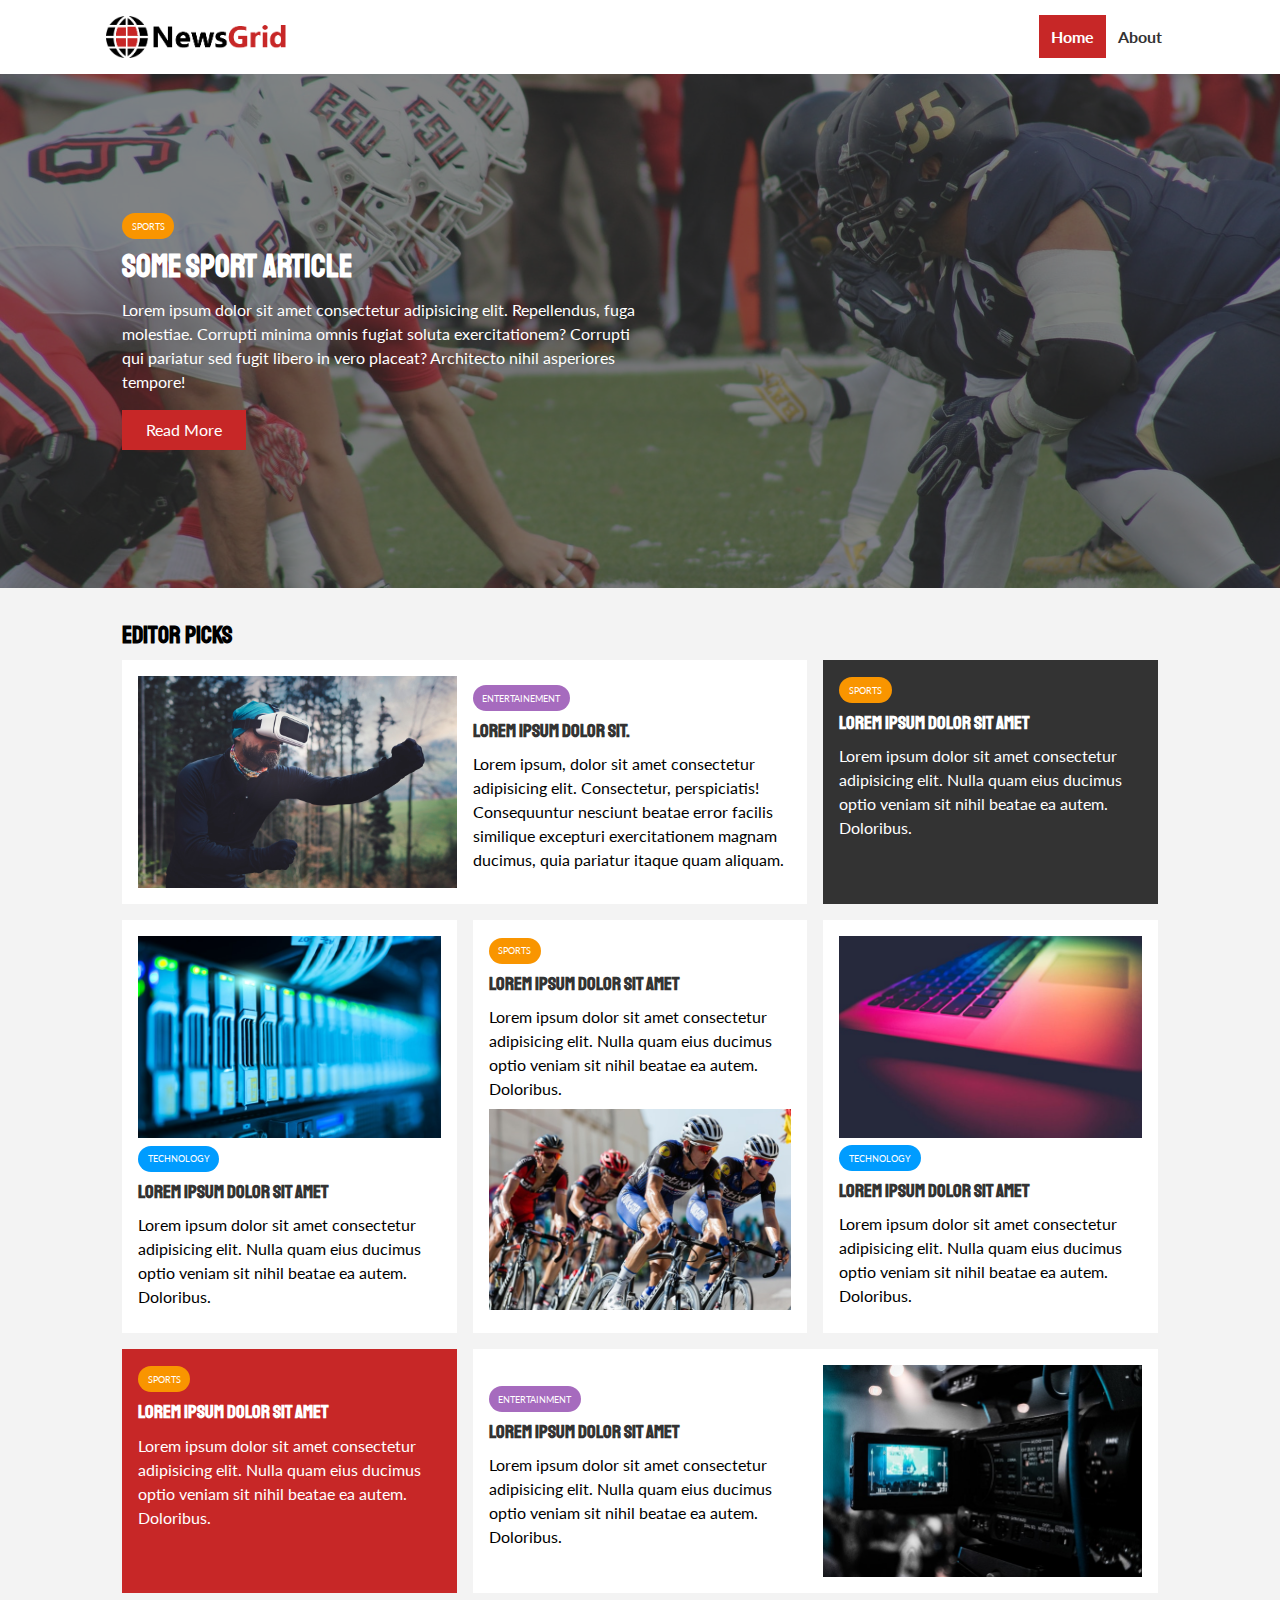
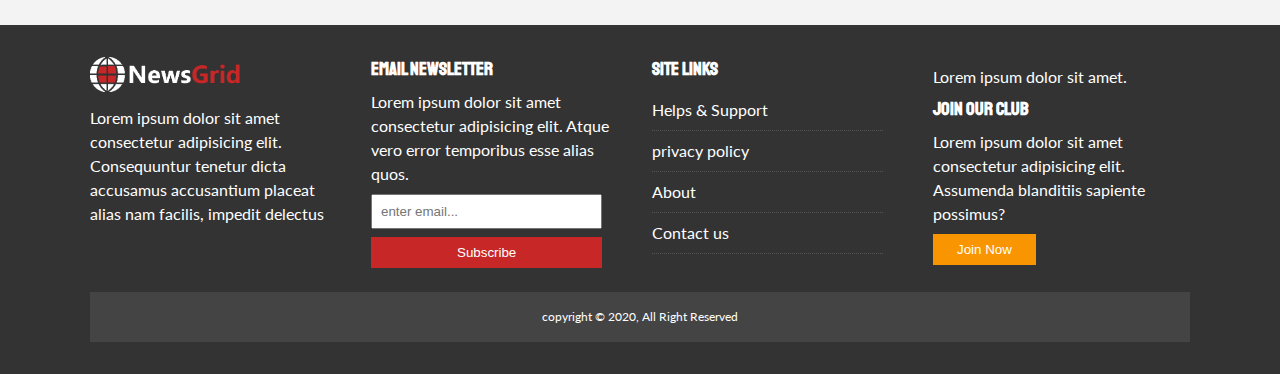
<file: index.html>
<!DOCTYPE html>
<html lang="en">

<head>
    <meta charset="UTF-8">
    <meta name="viewport" content="width=device-width, initial-scale=1.0">
    <link rel="stylesheet" href="https://use.fontawesome.com/releases/v5.6.1/css/all.css"
        integrity="sha384-gfdkjb5BdAXd+lj+gudLWI+BXq4IuLW5IT+brZEZsLFm++aCMlF1V92rMkPaX4PP" crossorigin="anonymous">
    <title>NewsGrid | Later News</title>
    <link rel="preconnect" href="https://fonts.gstatic.com">
    <link rel="preconnect" href="https://fonts.gstatic.com">
    <link href="https://fonts.googleapis.com/css?family=Lato|Staatliches" rel="stylesheet">
    <link rel="stylesheet" href="css/style.css">
    <link rel="stylesheet" href="css/mobile.css" media="screen and (max-width:768px)">
    <link rel="icon" type="image/png" sizes="32x32" href="favicon-32x32.png">
</head>

<body>
    <nav id="main-nav">
        <div class="container">
            <img src="img/logo.png" alt="NewsGrid" class="logo">
            <div class="social">
                <a href="http://facebook.com"><i class="fab fa-facebook fa-2x" target="_blank"></i></a>
                <a href="http://twitter.com"><i class="fab fa-twitter fa-2x" target="_blank"></i></a>
                <a href="http://instagram.com"><i class="fab fa-instagram fa-2x" target="_blank"></i></a>
                <a href="http://youtube.com"><i class="fab fa-youtube fa-2x" target="_blank"></i></a>
            </div>
            <ul>
                <li><a class="current" href="index.html">Home</a></li>
                <li><a href="about.html">About</a></li>
            </ul>
        </div>
    </nav>

    <header id="showcase">
        <div class="container">
            <div class="showcase-container">
                <div class="showcase-content">
                    <div class="category category-sports">Sports</div>
                    <h1>Some Sport Article</h1>
                    <p>Lorem ipsum dolor sit amet consectetur adipisicing elit. Repellendus, fuga molestiae. Corrupti
                        minima omnis fugiat soluta exercitationem? Corrupti qui pariatur sed fugit libero in vero
                        placeat? Architecto nihil asperiores tempore!</p>
                    <a href="article.html" class="btn btn-primary">Read More </a>
                </div>
            </div>
        </div>
    </header>
    <!-- Section Article  -->
    <section id="home-articles" class="py-2">
        <div class="container">
            <h2>Editor Picks</h2>
            <div class="articles-container">
                <article class="card">
                    <img src="img/articles//ent1.jpg" alt="">
                    <div>
                        <div class="category category-ent">Entertainement</div>
                        <h3>
                            <a href="article.html">Lorem ipsum dolor sit.</a>
                        </h3>
                        <p>Lorem ipsum, dolor sit amet consectetur adipisicing elit. Consectetur, perspiciatis!
                            Consequuntur nesciunt beatae error facilis similique excepturi exercitationem magnam
                            ducimus, quia pariatur itaque quam aliquam.</p>
                    </div>
                </article>
                <article class="card bg-dark">
                    <div class="category category-sports">Sports</div>
                    <h3>
                        <a href="article.html">Lorem ipsum dolor sit amet</a>
                    </h3>
                    <p>Lorem ipsum dolor sit amet consectetur adipisicing elit. Nulla quam eius ducimus optio veniam sit
                        nihil beatae ea autem. Doloribus.</p>
                </article>
                <article class="card">
                    <img src="img/articles/tech1.jpg" alt="">
                    <div class="category category-tech">Technology</div>
                    <h3>
                        <a href="article.html">Lorem ipsum dolor sit amet</a>
                    </h3>
                    <p>Lorem ipsum dolor sit amet consectetur adipisicing elit. Nulla quam eius ducimus optio veniam sit
                        nihil beatae ea autem. Doloribus.</p>
                </article>
                <article class="card">
                    <div class="category category-sports">Sports</div>
                    <h3>
                        <a href="article.html">Lorem ipsum dolor sit amet</a>
                    </h3>
                    <p>Lorem ipsum dolor sit amet consectetur adipisicing elit. Nulla quam eius ducimus optio veniam sit
                        nihil beatae ea autem. Doloribus.</p>
                    <img src="img/articles/sports1.jpg" alt="">
                </article>
                <article class="card">
                    <img src="img/articles/tech2.jpg" alt="">
                    <div class="category category-tech">Technology</div>
                    <h3>
                        <a href="article.html">Lorem ipsum dolor sit amet</a>
                    </h3>
                    <p>Lorem ipsum dolor sit amet consectetur adipisicing elit. Nulla quam eius ducimus optio veniam sit
                        nihil beatae ea autem. Doloribus.</p>
                </article>
                <article class="card bg-primary">
                    <div class="category category-sports">Sports</div>
                    <h3>
                        <a href="article.html">Lorem ipsum dolor sit amet</a>
                    </h3>
                    <p>Lorem ipsum dolor sit amet consectetur adipisicing elit. Nulla quam eius ducimus optio veniam sit
                        nihil beatae ea autem. Doloribus.</p>
                </article>
                <article class="card">
                    <div>
                        <div class="category category-ent">Entertainment</div>
                        <h3>
                            <a href="article.html">Lorem ipsum dolor sit amet</a>
                        </h3>
                        <p>Lorem ipsum dolor sit amet consectetur adipisicing elit. Nulla quam eius ducimus optio veniam
                            sit nihil beatae ea autem. Doloribus.</p>
                    </div>
                    <img src="img/articles/ent2.jpg" alt="">
                </article>
            </div>
        </div>
    </section>
    <!-- Footer -->
    <div id="main-footer">
        <div class="container footer-container py-2">
            <div>
                <img src="img/logo_light.png" alt="">
                <p>Lorem ipsum dolor sit amet consectetur adipisicing elit. Consequuntur tenetur dicta accusamus
                    accusantium placeat alias nam facilis, impedit delectus </p>
            </div>

            <div>
                <h3>EMAIL NEWSLETTER</h3>
                <p>Lorem ipsum dolor sit amet consectetur adipisicing elit. Atque vero error temporibus esse alias quos.
                </p>
                <form name="contact" method="POST" action="" data-netlify="true">
                    <input type="email" name="email" placeholder="enter email..." />
                    <input type="submit" value="Subscribe" class="btn btn-primary">
                </form>
            </div>
            <div>
                <h3>SITE LINKS</h3>
                <ul class="list">
                    <li> <a href=""> Helps & Support</a></li>
                    <li> <a href="">privacy policy</a> </li>
                    <li><a href="">About</a> </li>
                    <li> <a href="">Contact us </a> </li>
                </ul>
            </div>
            <div>
                <p>Lorem ipsum dolor sit amet.</p>
                <h3>JOIN OUR CLUB</h3>
                <p>Lorem ipsum dolor sit amet consectetur adipisicing elit. Assumenda blanditiis sapiente possimus?</p>
                <input type="button" value="Join Now" class="btn btn-secondary">
            </div>
            <div>
                <p>copyright &copy 2020, All Right Reserved </p>
            </div>
        </div>
    </div>
</body>

</html>




















































<div class="">


</div>
</file>
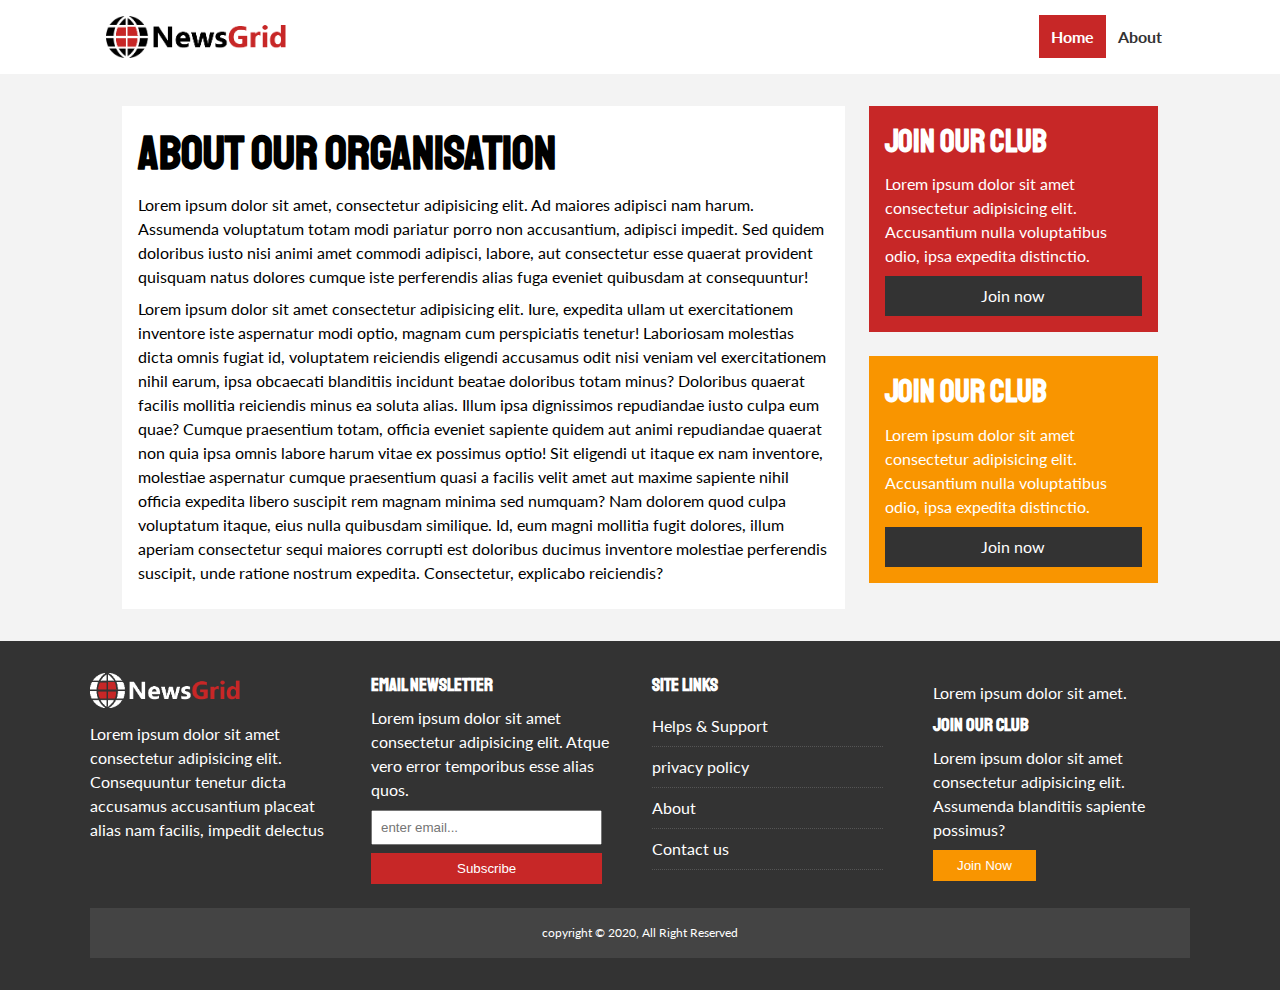
<file: about.html>
<!DOCTYPE html>
<html lang="en">

<head>
    <meta charset="UTF-8">
    <meta name="viewport" content="width=device-width, initial-scale=1.0">
    <link rel="stylesheet" href="https://use.fontawesome.com/releases/v5.6.1/css/all.css"
        integrity="sha384-gfdkjb5BdAXd+lj+gudLWI+BXq4IuLW5IT+brZEZsLFm++aCMlF1V92rMkPaX4PP" crossorigin="anonymous">
    <title>NewsGrid | Later News</title>
    <link rel="preconnect" href="https://fonts.gstatic.com">
    <link rel="preconnect" href="https://fonts.gstatic.com">
    <link href="https://fonts.googleapis.com/css?family=Lato|Staatliches" rel="stylesheet">
    <link rel="stylesheet" href="css/style.css">
    <link rel="stylesheet" href="css/mobile.css" media="screen and (max-width:768px)">
    <link rel="icon" type="image/png" sizes="32x32" href="favicon-32x32.png">
</head>

<body>
    <nav id="main-nav">
        <div class="container">
            <img src="img/logo.png" alt="NewsGrid" class="logo">
            <div class="social">
                <a href="http://facebook.com"><i class="fab fa-facebook fa-2x" target="_blank"></i></a>
                <a href="http://twitter.com"><i class="fab fa-twitter fa-2x" target="_blank"></i></a>
                <a href="http://instagram.com"><i class="fab fa-instagram fa-2x" target="_blank"></i></a>
                <a href="http://youtube.com"><i class="fab fa-youtube fa-2x" target="_blank"></i></a>
            </div>
            <ul>
                <li><a class="current" href="index.html">Home</a></li>
                <li><a href="about.html">About</a></li>

            </ul>
        </div>
    </nav>
    <section id="about">
        <div class="container">
            <div class="page-container">
                <article class="card">
                    <h1 class="l-heading">About our organisation</h1>
                    <p>Lorem ipsum dolor sit amet, consectetur adipisicing elit. Ad maiores adipisci nam harum.
                        Assumenda voluptatum totam modi pariatur porro non accusantium, adipisci impedit. Sed quidem
                        doloribus iusto nisi animi amet commodi adipisci, labore, aut consectetur esse quaerat provident
                        quisquam natus dolores cumque iste perferendis alias fuga eveniet quibusdam at consequuntur!</p>
                    <p>Lorem ipsum dolor sit amet consectetur adipisicing elit. Iure, expedita ullam ut exercitationem
                        inventore iste aspernatur modi optio, magnam cum perspiciatis tenetur! Laboriosam molestias
                        dicta omnis fugiat id, voluptatem reiciendis eligendi accusamus odit nisi veniam vel
                        exercitationem nihil earum, ipsa obcaecati blanditiis incidunt beatae doloribus totam minus?
                        Doloribus quaerat facilis mollitia reiciendis minus ea soluta alias. Illum ipsa dignissimos
                        repudiandae iusto culpa eum quae? Cumque praesentium totam, officia eveniet sapiente quidem aut
                        animi repudiandae quaerat non quia ipsa omnis labore harum vitae ex possimus optio! Sit eligendi
                        ut itaque ex nam inventore, molestiae aspernatur cumque praesentium quasi a facilis velit amet
                        aut maxime sapiente nihil officia expedita libero suscipit rem magnam minima sed numquam? Nam
                        dolorem quod culpa voluptatum itaque, eius nulla quibusdam similique. Id, eum magni mollitia
                        fugit dolores, illum aperiam consectetur sequi maiores corrupti est doloribus ducimus inventore
                        molestiae perferendis suscipit, unde ratione nostrum expedita. Consectetur, explicabo
                        reiciendis?</p>
                </article>
                <aside class="card bg-primary">
                    <h1>Join Our club </h1>
                    <p>Lorem ipsum dolor sit amet consectetur adipisicing elit. Accusantium nulla voluptatibus odio,
                        ipsa expedita distinctio.</p>
                    <a href="#" class="btn btn-dark btn-block">Join now </a>
                </aside>
                <aside class="card bg-secondary">
                    <h1>Join Our club </h1>
                    <p>Lorem ipsum dolor sit amet consectetur adipisicing elit. Accusantium nulla voluptatibus odio,
                        ipsa expedita distinctio.</p>
                    <a href="#" class="btn btn-dark btn-block">Join now </a>
                </aside>
            </div>
        </div>
    </section>

    <!-- Footer -->
    <div id="main-footer">
        <div class="container footer-container py-2">
            <div>
                <img src="img/logo_light.png" alt="">
                <p>Lorem ipsum dolor sit amet consectetur adipisicing elit. Consequuntur tenetur dicta accusamus
                    accusantium placeat alias nam facilis, impedit delectus </p>
            </div>

            <div>
                <h3>EMAIL NEWSLETTER</h3>
                <p>Lorem ipsum dolor sit amet consectetur adipisicing elit. Atque vero error temporibus esse alias quos.
                </p>
                <form action="">
                    <input type="email" placeholder="enter email..." />
                    <input type="submit" value="Subscribe" class="btn btn-primary">
                </form>
            </div>
            <div>
                <h3>SITE LINKS</h3>
                <ul class="list">
                    <li> <a href=""> Helps & Support</a></li>
                    <li> <a href="">privacy policy</a> </li>
                    <li><a href="">About</a> </li>
                    <li> <a href="">Contact us </a> </li>
                </ul>
            </div>
            <div>
                <p>Lorem ipsum dolor sit amet.</p>
                <h3>JOIN OUR CLUB</h3>
                <p>Lorem ipsum dolor sit amet consectetur adipisicing elit. Assumenda blanditiis sapiente possimus?</p>
                <input type="button" value="Join Now" class="btn btn-secondary">
            </div>
            <div>
                <p>copyright &copy 2020, All Right Reserved </p>
            </div>
        </div>
    </div>
</body>

</html>




















































<div class="">


</div>
</file>
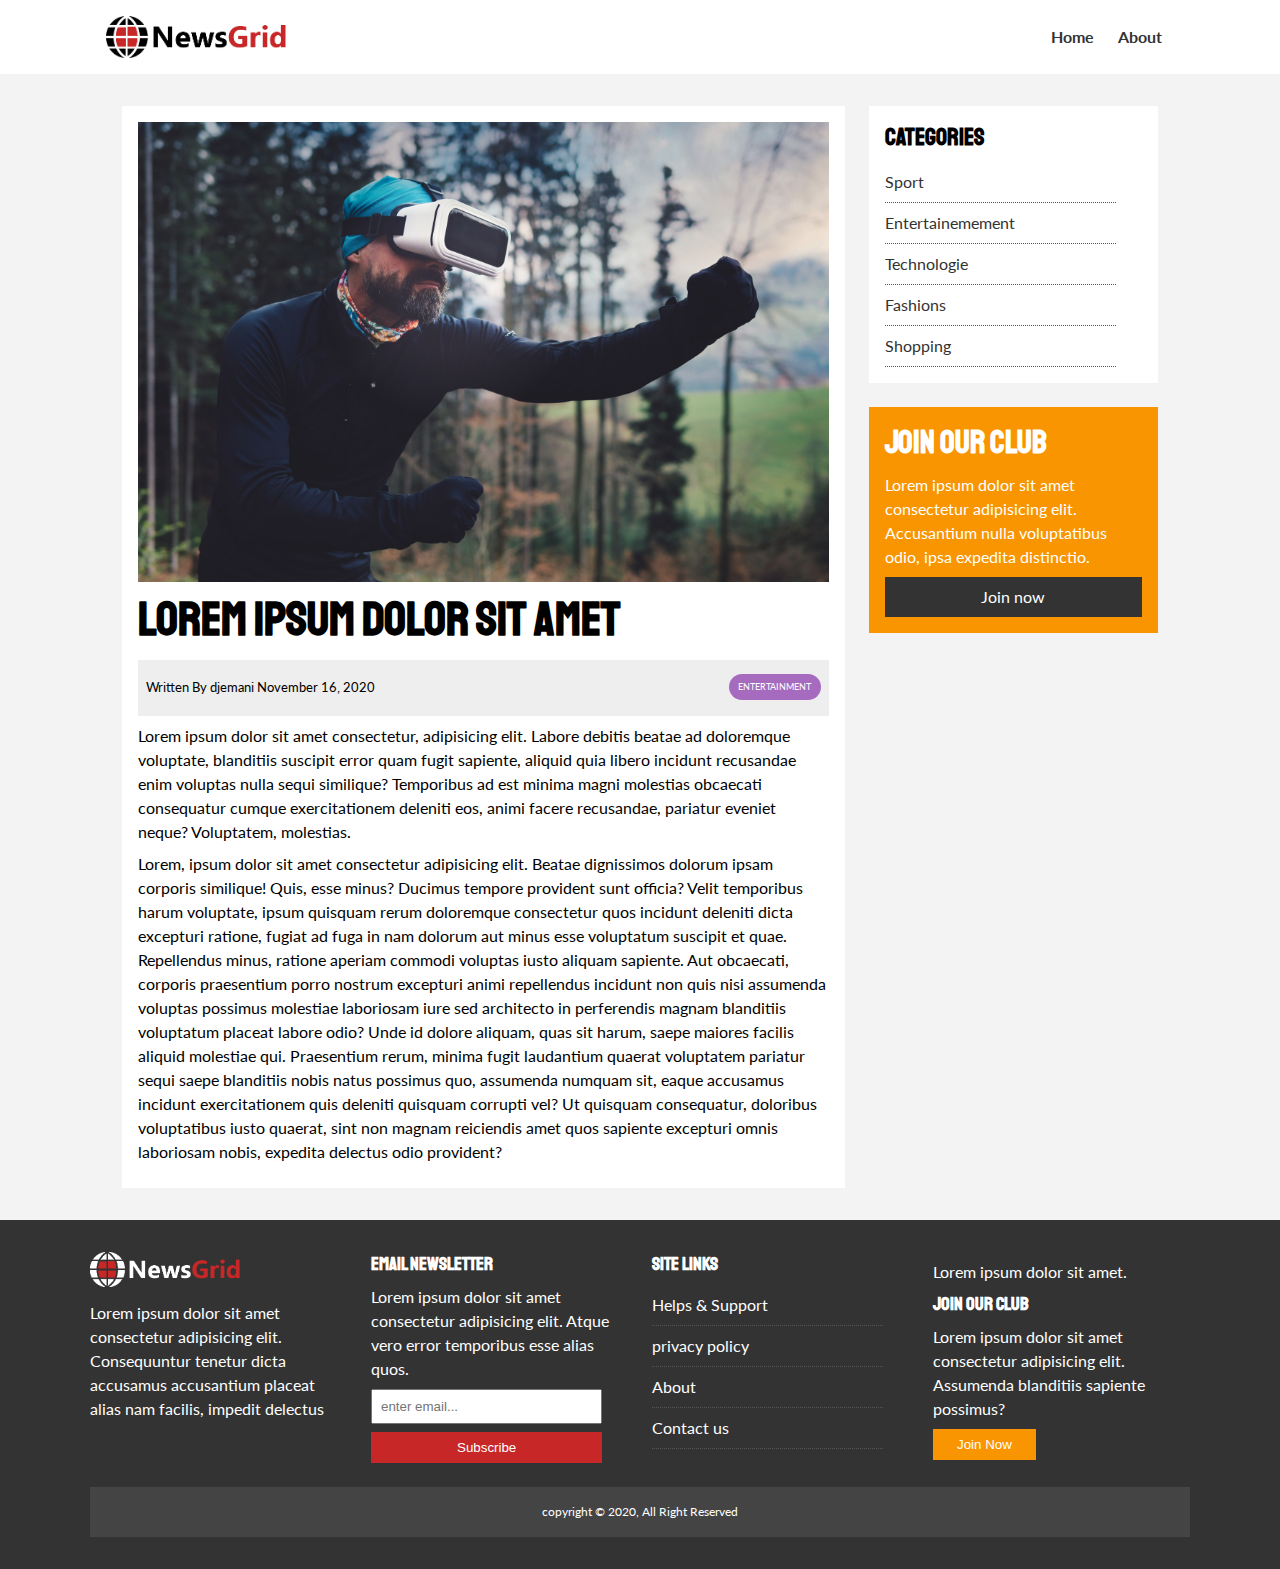
<file: article.html>
<!DOCTYPE html>
<html lang="en">

<head>
    <meta charset="UTF-8">
    <meta name="viewport" content="width=device-width, initial-scale=1.0">
    <link rel="stylesheet" href="https://use.fontawesome.com/releases/v5.6.1/css/all.css"
        integrity="sha384-gfdkjb5BdAXd+lj+gudLWI+BXq4IuLW5IT+brZEZsLFm++aCMlF1V92rMkPaX4PP" crossorigin="anonymous">
    <title>NewsGrid | Later News</title>
    <link rel="preconnect" href="https://fonts.gstatic.com">
    <link rel="preconnect" href="https://fonts.gstatic.com">
    <link href="https://fonts.googleapis.com/css?family=Lato|Staatliches" rel="stylesheet">
    <link rel="stylesheet" href="css/style.css">
    <link rel="stylesheet" href="css/mobile.css" media="screen and (max-width:768px)">
    <link rel="icon" type="image/png" sizes="32x32" href="favicon-32x32.png">
</head>

<body>
    <nav id="main-nav">
        <div class="container">
            <img src="img/logo.png" alt="NewsGrid" class="logo">
            <div class="social">
                <a href="http://facebook.com"><i class="fab fa-facebook fa-2x" target="_blank"></i></a>
                <a href="http://twitter.com"><i class="fab fa-twitter fa-2x" target="_blank"></i></a>
                <a href="http://instagram.com"><i class="fab fa-instagram fa-2x" target="_blank"></i></a>
                <a href="http://youtube.com"><i class="fab fa-youtube fa-2x" target="_blank"></i></a>
            </div>
            <ul>
                <li><a href="index.html">Home</a></li>
                <li><a href="about.html">About</a></li>

            </ul>
        </div>
    </nav>
    <section id="article">
        <div class="container">
            <div class="page-container">
                <article class="card">
                    <img src="img/articles/ent1.jpg" alt="">
                    <h1 class="l-heading">Lorem ipsum dolor sit amet</h1>
                    <div class="meta">
                        <small>
                            <i class="fas fa-user"></i> Written By djemani November 16, 2020
                        </small>
                        <div class="category category-ent">Entertainment</div>
                    </div>
                    <p>Lorem ipsum dolor sit amet consectetur, adipisicing elit. Labore debitis beatae ad doloremque
                        voluptate, blanditiis suscipit error quam fugit sapiente, aliquid quia libero incidunt
                        recusandae enim voluptas nulla sequi similique? Temporibus ad est minima magni molestias
                        obcaecati consequatur cumque exercitationem deleniti eos, animi facere recusandae, pariatur
                        eveniet neque? Voluptatem, molestias.</p>
                    <p>Lorem, ipsum dolor sit amet consectetur adipisicing elit. Beatae dignissimos dolorum ipsam
                        corporis similique! Quis, esse minus? Ducimus tempore provident sunt officia? Velit temporibus
                        harum voluptate, ipsum quisquam rerum doloremque consectetur quos incidunt deleniti dicta
                        excepturi ratione, fugiat ad fuga in nam dolorum aut minus esse voluptatum suscipit et quae.
                        Repellendus minus, ratione aperiam commodi voluptas iusto aliquam sapiente. Aut obcaecati,
                        corporis praesentium porro nostrum excepturi animi repellendus incidunt non quis nisi assumenda
                        voluptas possimus molestiae laboriosam iure sed architecto in perferendis magnam blanditiis
                        voluptatum placeat labore odio? Unde id dolore aliquam, quas sit harum, saepe maiores facilis
                        aliquid molestiae qui. Praesentium rerum, minima fugit laudantium quaerat voluptatem pariatur
                        sequi saepe blanditiis nobis natus possimus quo, assumenda numquam sit, eaque accusamus incidunt
                        exercitationem quis deleniti quisquam corrupti vel? Ut quisquam consequatur, doloribus
                        voluptatibus iusto quaerat, sint non magnam reiciendis amet quos sapiente excepturi omnis
                        laboriosam nobis, expedita delectus odio provident?</p>
                </article>

                <aside class="card " id="categories">
                    <h2>categories</h2>
                    <ul class="list ">
                        <li><a href="#"><i class="fas fa-chevron-right"></i> Sport</a></li>
                        <li><a href="#"><i class="fas fa-chevron-right"></i> Entertainemement</a></li>
                        <li><a href="#"><i class="fas fa-chevron-right"></i> Technologie</a></li>
                        <li><a href="#"><i class="fas fa-chevron-right"></i> Fashions</a></li>
                        <li><a href="#"><i class="fas fa-chevron-right"></i> Shopping</a></li>
                    </ul>

                </aside>
                <aside class="card bg-secondary">
                    <h1>Join Our club </h1>
                    <p>Lorem ipsum dolor sit amet consectetur adipisicing elit. Accusantium nulla voluptatibus odio,
                        ipsa expedita distinctio.</p>
                    <a href="#" class="btn btn-dark btn-block">Join now </a>
                </aside>
            </div>
        </div>
    </section>

    <!-- Footer -->
    <div id="main-footer">
        <div class="container footer-container py-2">
            <div>
                <img src="img/logo_light.png" alt="">
                <p>Lorem ipsum dolor sit amet consectetur adipisicing elit. Consequuntur tenetur dicta accusamus
                    accusantium placeat alias nam facilis, impedit delectus </p>
            </div>

            <div>
                <h3>EMAIL NEWSLETTER</h3>
                <p>Lorem ipsum dolor sit amet consectetur adipisicing elit. Atque vero error temporibus esse alias quos.
                </p>
                <form action="">
                    <input type="email" placeholder="enter email..." />
                    <input type="submit" value="Subscribe" class="btn btn-primary">
                </form>
            </div>
            <div>
                <h3>SITE LINKS</h3>
                <ul class="list">
                    <li> <a href=""> Helps & Support</a></li>
                    <li> <a href="">privacy policy</a> </li>
                    <li><a href="">About</a> </li>
                    <li> <a href="">Contact us </a> </li>
                </ul>
            </div>
            <div>
                <p>Lorem ipsum dolor sit amet.</p>
                <h3>JOIN OUR CLUB</h3>
                <p>Lorem ipsum dolor sit amet consectetur adipisicing elit. Assumenda blanditiis sapiente possimus?</p>
                <input type="button" value="Join Now" class="btn btn-secondary">
            </div>
            <div>
                <p>copyright &copy 2020, All Right Reserved </p>
            </div>
        </div>
    </div>
</body>

</html>
</file>
<file: css/style.css>
:root {
    --primary-color: #c72727;
    --secondary-color: #f99500;
    --light-color: #f3f3f3;
    --dark-color: #333;
    --max-width: 1100px;
}

.category {
    --sport-color: #f99500;
    --ent-color: #a66bbe;
    --tech-color: #009cff;
}

* {
    margin: 0;
    padding: 0;
    box-sizing: border-box;
}

body {
    font-family: 'Lato', sans-serif;
    line-height: 1.5;
    background: var(--light-color);
}

a {
    color: #333;
    text-decoration: none;
}

ul {
    list-style: none;
}

img {
    width: 100%;
}

h1, h2, h3, h4, h5, h6 {
    font-family: 'Staatliches', cursive;
    margin-bottom: .55rem;
    line-height: 1.3;
}

.l-heading {
    font-size: 3rem;
}

/* utility */

.container {
    max-width: var(--max-width);
    margin: auto;
    padding: 0 2rem;
    overflow: hidden;
}

.category {
    display: inline-block;
    color: #fff;
    font-size: 0.55rem;
    text-transform: uppercase;
    padding: 0.4rem 0.6rem;
    border-radius: 15px;
    margin-bottom: 0.5rem;
}

.category-sports {
    background: var(--sport-color);
}

.category-ent {
    background: var(--ent-color);
}

.category-tech {
    background: var(--tech-color);
}

.btn {
    display: inline-block;
    border: none;
    background: var(--dark-color);
    color: white;
    padding: 0.5rem 1.5rem;
}

.btn:hover {
    opacity: 0.9;
}

.card {
    background: #fff;
    padding: 1rem;
}

.bg-dark {
    background: var(--dark-color);
    color: #fff;
}

.bg-primary {
    background: var(--primary-color);
    color: #fff;
}

.bg-secondary {
    background: var(--secondary-color);
    color: #fff;
}

.py-1 {
    padding: 1.5rem 0;
}

.py-2 {
    padding: 2rem 0;
}

.py-3 {
    padding: 3rem 0;
}

.p-1 {
    padding: 1.5rem;
}

.p2 {
    padding: 2rem;
}

.p3 {
    padding: 3rem;
}

.btn-primary {
    background: var(--primary-color);
}

.bg-dark h1, .bg-dark a, .bg-primary a, .bg-secondary a, .bg-dark h2, .bg-dark h3, .bg-primary h1, .bg-primary h2, .bg-primary h3, .bg-secondary h1, .bg-secondary h2, .bg-secondary h3 {
    color: #fff;
}

.list li {
    padding: 0.5rem 0;
    border-bottom: 1px #555 dotted;
    width: 90%;
}

.list li a:hover {
    color: var(--primary-color) !important;
}

.btn-secondary {
    background: var(--secondary-color);
}

.btn-block {
    display: block;
    width: 100%;
    text-align: center;
}

#showcase .showcase-content p {
    margin-bottom: 1rem;
}

p {
    margin: 0.5rem 0;
}

/* Navigation */

#main-nav {
    background: #fff;
    position: sticky;
    top: 0;
    z-index: 2;
}

#main-nav .container {
    display: grid;
    grid-template-columns: 6fr 3fr 2fr;
    padding: 1rem;
    align-items: center;
}

#main-nav img {
    width: 180px;
}

#main-nav ul {
    display: flex;
    justify-self: end;
}

#main-nav ul li a {
    padding: 0.75rem;
    font-weight: bold;
}

#main-nav ul li a {
    padding: 0.75rem;
    font-weight: bold;
}

#main-nav ul li a.current {
    background: var(--primary-color);
    color: #fff;
}

#main-nav ul li a:hover {
    background: var(--light-color);
    color: var(--dark-color);
}

#main-nav .social {
    justify-self: center;
}

#main-nav .social i {
    margin-right: .5rem;
    color: #777;
}

/* showcase */

#showcase {
    color: #fff;
    background: #333;
    padding: 2rem;
    position: relative;
}

#showcase::before {
    content: '';
    background: url(../img/featured.jpg) no-repeat center center/cover;
    position: absolute;
    top: 0;
    left: 0;
    width: 100%;
    height: 100%;
    opacity: 0.4;
}

#showcase .showcase-container {
    display: grid;
    grid-template-columns: repeat(2, 1fr);
    justify-content: center;
    align-items: center;
    height: 50vh;
}

#showcase .showcase-content {
    z-index: 1;
}

/* Home Artdicle  */

#home-articles .articles-container {
    display: grid;
    grid-template-columns: repeat(3, 1fr);
    grid-gap: 1rem;
}

#home-articles .articles-container>*:first-child, #home-articles .articles-container>*:last-child {
    display: grid;
    grid-template-columns: repeat(2, 1fr);
    grid-gap: 1rem;
    grid-column: 1/span 2;
    align-items: center;
}

#home-articles .articles-container>*:last-child {
    grid-column: 2/span 2;
}

/* About page  */

.page-container {
    display: grid;
    grid-template-columns: 5fr 2fr;
    margin: 2rem 0;
    grid-gap: 1.5rem;
}

.page-container>*:first-child {
    grid-row: 1 / span 3;
}

/* Aticle  */

article .meta {
    display: flex;
    justify-content: space-between;
    background: #eee;
    align-items: center;
    padding: 0.5rem;
    flex-direction: row;
}

article .meta .category-ent {
    margin-top: .4rem;
}

/* Footer  */

#main-footer {
    background: var(--dark-color);
    color: #FFF;
}

#main-footer img {
    width: 150px;
}

#main-footer a {
    color: #FFF;
}

#main-footer .footer-container {
    display: grid;
    grid-template-columns: repeat(4, 1fr);
    grid-gap: 1.5rem;
}

#main-footer .footer-container>:last-child {
    background-color: #444;
    display: grid;
    grid-column: 1/span 4;
    text-align: center;
    padding: .5rem;
    font-size: 0.75rem;
}

#main-footer .footer-container input[type="email"] {
    width: 90%;
    padding: 0.5rem;
    margin-bottom: 0.5rem;
}

#main-footer .footer-container input[type="submit"] {
    width: 90%;
}
</file>
<file: css/mobile.css>
#main-nav .social {
    display: none;
}

/* navbar */

#main-nav .container {
    grid-template-columns: 1fr;
    grid-gap: 1.2rem
}

#main-nav .container ul, #main-nav .container .logo {
    justify-self: center;
}

#main-nav .container ul li a {
    padding: .5rem;
}

/* article */

#home-articles .articles-container {
    grid-template-columns: repeat(2, 1fr);
}

#home-articles .articles-container>*:first-child, #home-articles .articles-container>*:last-child {
    grid-template-columns: 1fr;
    grid-gap: 1rem;
    grid-column: 1;
    align-items: center;
}

#showcase .showcase-container, #home-articles .articles-container, #main-footer .footer-container {
    grid-template-columns: 1fr;
}

#main-footer .footer-container {
    margin: 0 .75rem;
}

#main-footer .footer-container>:last-child {
    grid-column: 1;
}

#main-footer .footer-container>*:last-child, #main-footer .footer-container>:nth-child(3) {
    border-bottom: dotted 1px #444;
}

/* article */

.page-container {
    grid-template-columns: 1fr;
}

.page-container>*:first-child {
    grid-column: 1;
}
</file>
